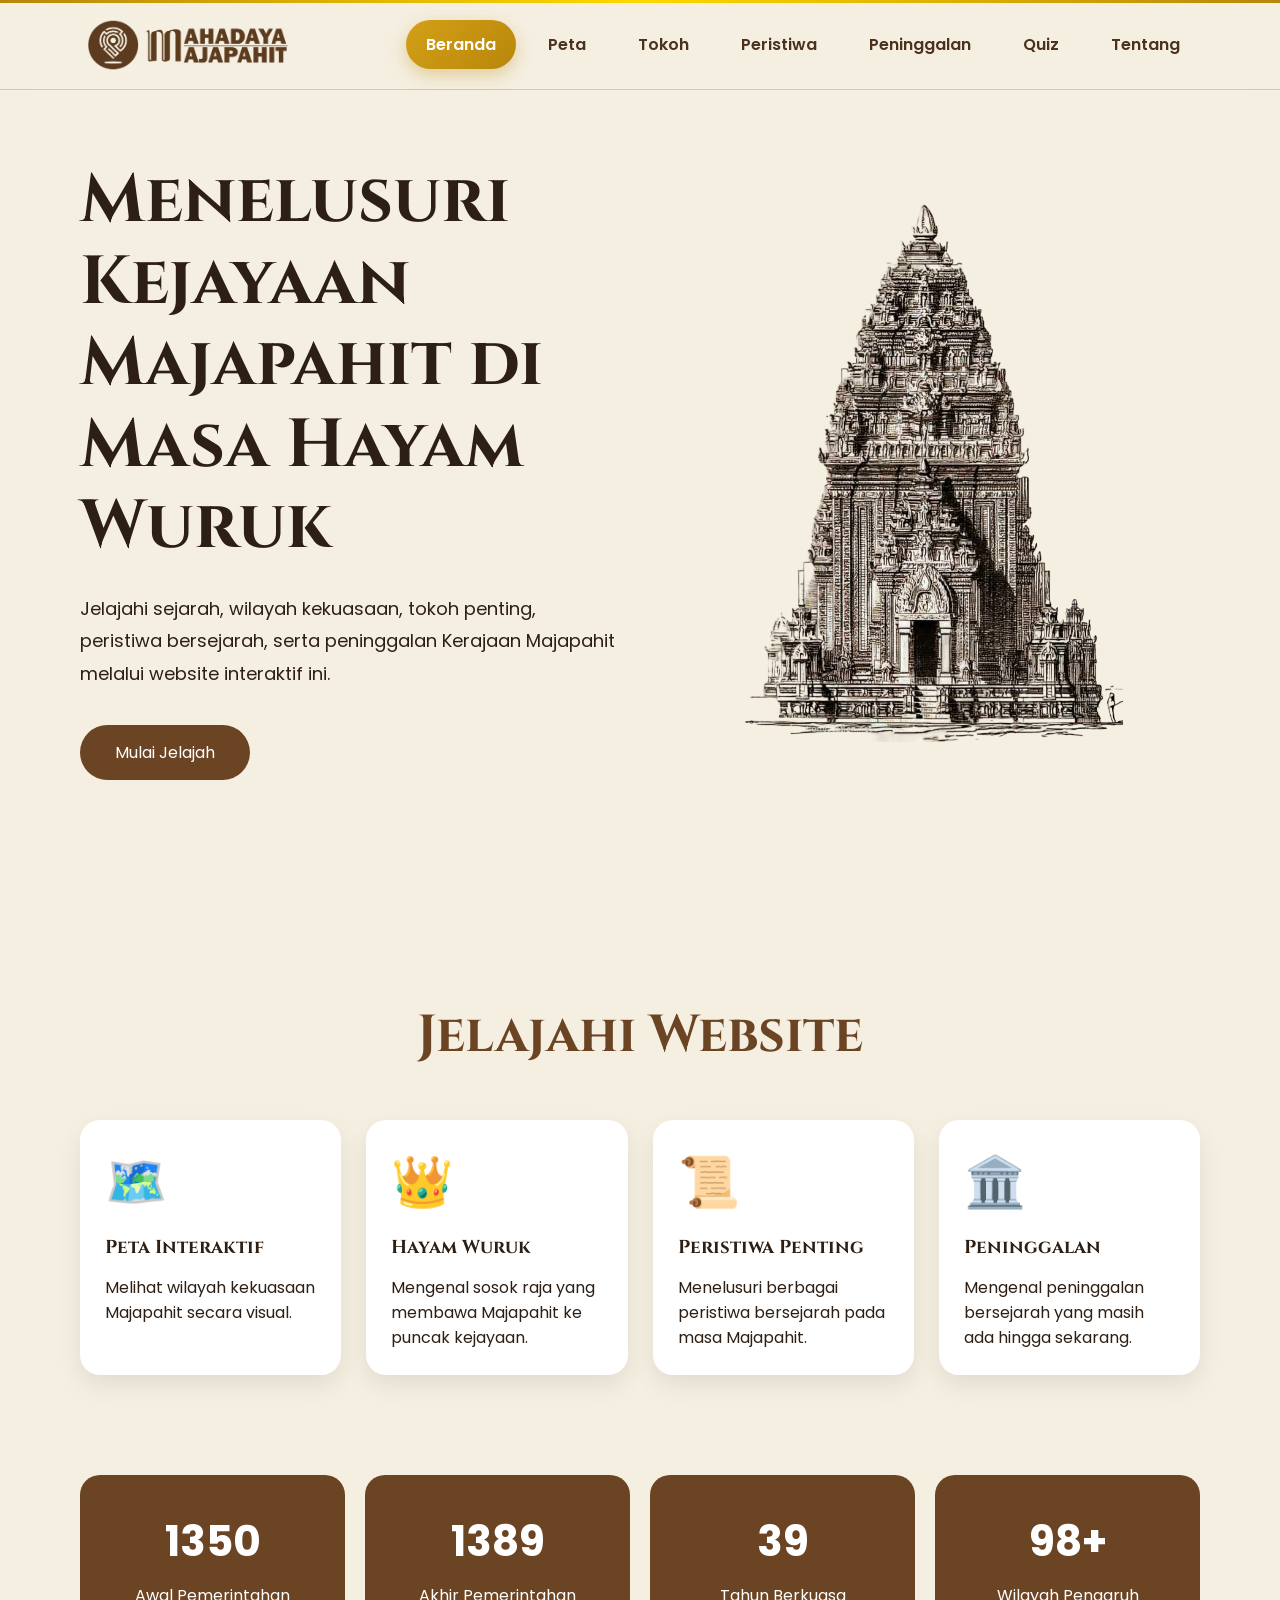
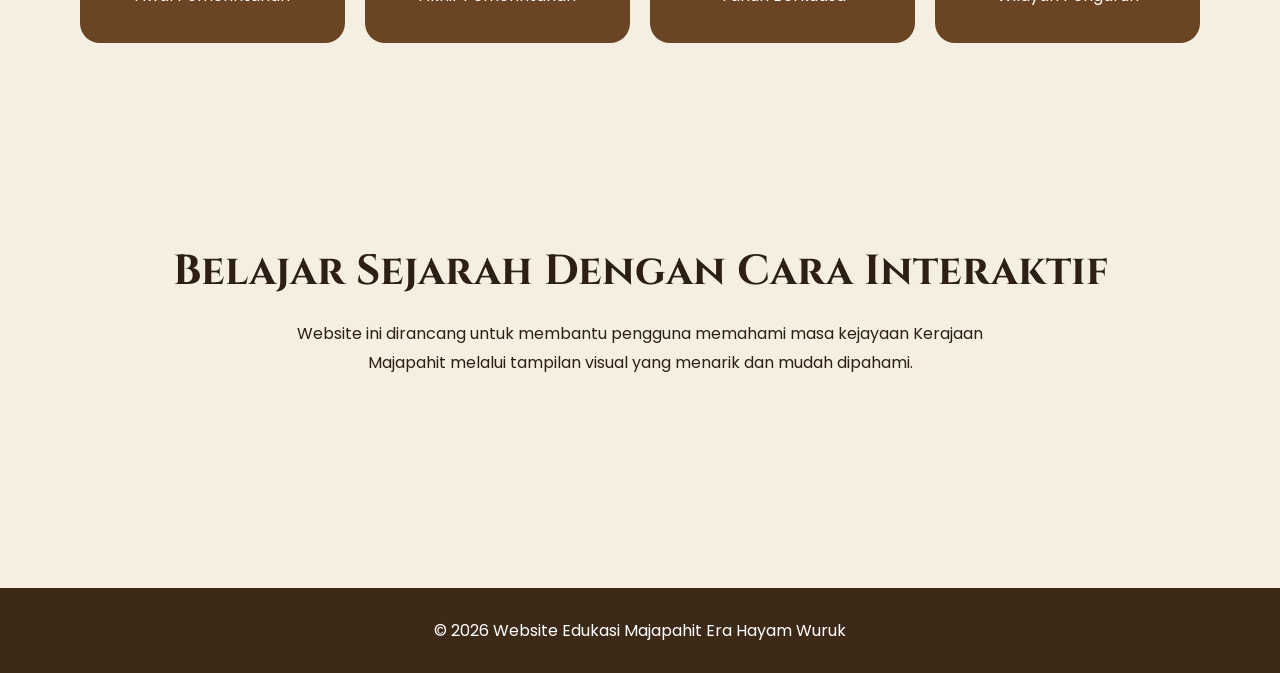
<file: index.html>
<!DOCTYPE html>
<html lang="id">
<head>

<meta charset="UTF-8">
<meta name="viewport" content="width=device-width, initial-scale=1.0">

<title>Majapahit</title>
<link rel="icon" type="image/png" href="image/logo.png">
<link rel="preconnect" href="https://fonts.googleapis.com">

<link href="https://fonts.googleapis.com/css2?family=Cinzel:wght@400;500;600;700&family=Poppins:wght@300;400;500;600&display=swap" rel="stylesheet">

<link rel="stylesheet" href="css/style.css">
<link rel="stylesheet" href="css/home.css">

</head>

<body>

<nav id="navbar">

<div class="logo">
    <img src="image/title.png" alt="Logo Majapahit">
</div>

<ul>
<li><a href="index.html">Beranda</a></li>
<li><a href="peta.html">Peta</a></li>
<li><a href="tokoh.html">Tokoh</a></li>
<li><a href="peristiwa.html">Peristiwa</a></li>
<li><a href="peninggalan.html">Peninggalan</a></li>
<li><a href="quiz.html">Quiz</a></li>
<li><a href="tentang.html">Tentang</a></li>
</ul>

</nav>

<section class="hero">

<div class="hero-content">

<h1>
Menelusuri Kejayaan
<span>Majapahit</span>
di Masa
Hayam Wuruk
</h1>

<p>

Jelajahi sejarah, wilayah kekuasaan,
tokoh penting, peristiwa bersejarah,
serta peninggalan Kerajaan Majapahit
melalui website interaktif ini.

</p>

<a href="peta.html" class="btn">
Mulai Jelajah
</a>

</div>

<div class="hero-image">

<img src="image/ker.png" alt="Majapahit">

</div>

</section>

<section class="fitur">

<h2 class="page-title">
Jelajahi Website
</h2>

<div class="fitur-grid">

<div class="card">

<div class="icon">🗺️</div>

<h3>Peta Interaktif</h3>

<p>
Melihat wilayah kekuasaan Majapahit
secara visual.
</p>

</div>

<div class="card">

<div class="icon">👑</div>

<h3>Hayam Wuruk</h3>

<p>
Mengenal sosok raja yang membawa
Majapahit ke puncak kejayaan.
</p>

</div>

<div class="card">

<div class="icon">📜</div>

<h3>Peristiwa Penting</h3>

<p>
Menelusuri berbagai peristiwa
bersejarah pada masa Majapahit.
</p>

</div>

<div class="card">

<div class="icon">🏛️</div>

<h3>Peninggalan</h3>

<p>
Mengenal peninggalan bersejarah
yang masih ada hingga sekarang.
</p>

</div>

</div>

</section>


<section class="stats">

<div class="stat-box">
<h3>1350</h3>
<p>Awal Pemerintahan</p>
</div>

<div class="stat-box">
<h3>1389</h3>
<p>Akhir Pemerintahan</p>
</div>

<div class="stat-box">
<h3>39</h3>
<p>Tahun Berkuasa</p>
</div>

<div class="stat-box">
<h3>98+</h3>
<p>Wilayah Pengaruh</p>
</div>

</section>


<section class="closing">

<h2>
Belajar Sejarah Dengan Cara Interaktif
</h2>

<p>

Website ini dirancang untuk membantu
pengguna memahami masa kejayaan
Kerajaan Majapahit melalui tampilan
visual yang menarik dan mudah dipahami.

</p>

</section>

<footer>

<p>
© 2026 Website Edukasi Majapahit Era Hayam Wuruk
</p>

</footer>

<script src="js/main.js"></script>

</body>
</html>
</file>
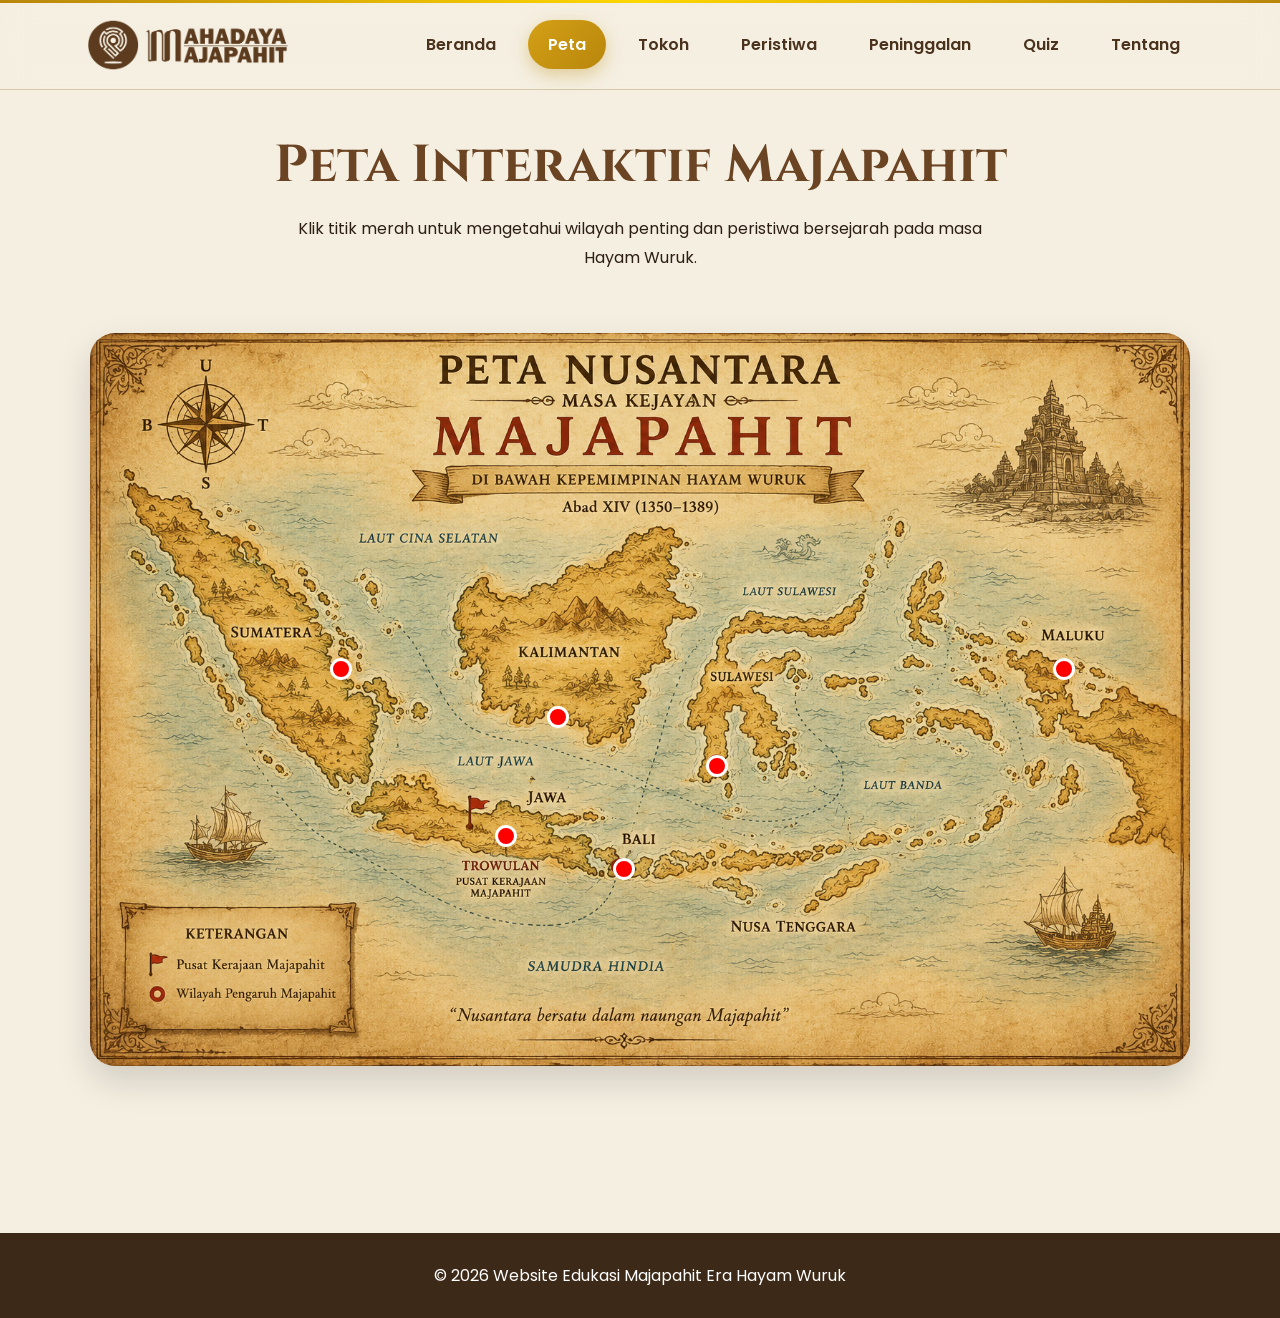
<file: peta.html>
<!DOCTYPE html>
<html lang="id">
<head>

<meta charset="UTF-8">
<meta name="viewport" content="width=device-width, initial-scale=1.0">

<title>Peta Interaktif Majapahit</title>
<link rel="icon" type="image/png" href="image/logo.png">

<link rel="preconnect" href="https://fonts.googleapis.com">

<link href="https://fonts.googleapis.com/css2?family=Cinzel:wght@400;600;700&family=Poppins:wght@300;400;500;600&display=swap" rel="stylesheet">

<link rel="stylesheet" href="css/style.css">
<link rel="stylesheet" href="css/peta.css">

</head>

<body>

<nav id="navbar">

<div class="logo">
    <img src="image/title.png" alt="Logo Majapahit">
</div>

<ul>
<li><a href="index.html">Beranda</a></li>
<li><a href="peta.html">Peta</a></li>
<li><a href="tokoh.html">Tokoh</a></li>
<li><a href="peristiwa.html">Peristiwa</a></li>
<li><a href="peninggalan.html">Peninggalan</a></li>
<li><a href="quiz.html">Quiz</a></li>
<li><a href="tentang.html">Tentang</a></li>
</ul>

</nav>

<section class="hero-peta">

<h1 class="page-title">
Peta Interaktif Majapahit
</h1>

<p>
Klik titik merah untuk mengetahui wilayah penting
dan peristiwa bersejarah pada masa Hayam Wuruk.
</p>

</section>

<section class="map-section">

<div class="map-container">

<img src="image/peta.png" alt="Peta Majapahit">

<div class="marker"
style="top:66.5%; left:36.8%;"
onclick="showInfo('trowulan')">
</div>

<div class="marker"
style="top:44%; left:21.8%;"
onclick="showInfo('sumatera')">
</div>

<div class="marker"
style="top:50.5%; left:41.5%;"
onclick="showInfo('kalimantan')">
</div>

<div class="marker"
style="top:71%; left:47.5%;"
onclick="showInfo('bali')">
</div>

<div class="marker"
style="top:57%; left:56%;"
onclick="showInfo('sulawesi')">
</div>

<div class="marker"
style="top:44%; left:87.5%;"
onclick="showInfo('maluku')">
</div>

</div>

</section>

<div id="popup">

    <div class="popup-content">

        <span class="close-btn"
        onclick="closePopup()">
        ✕
        </span>

        <img id="popupImg">

        <h2 id="popupTitle"></h2>

        <div id="popupYear"></div>

        <p id="popupDesc"></p>

        <div class="impact-box">

            <h3>Dampak</h3>

            <p id="popupImpact"></p>

        </div>

    </div>

</div>

<footer>

<p>
© 2026 Website Edukasi Majapahit Era Hayam Wuruk
</p>

</footer>

<script src="js/peta.js"></script>

<script src="js/main.js"></script>
</body>
</html>
</file>
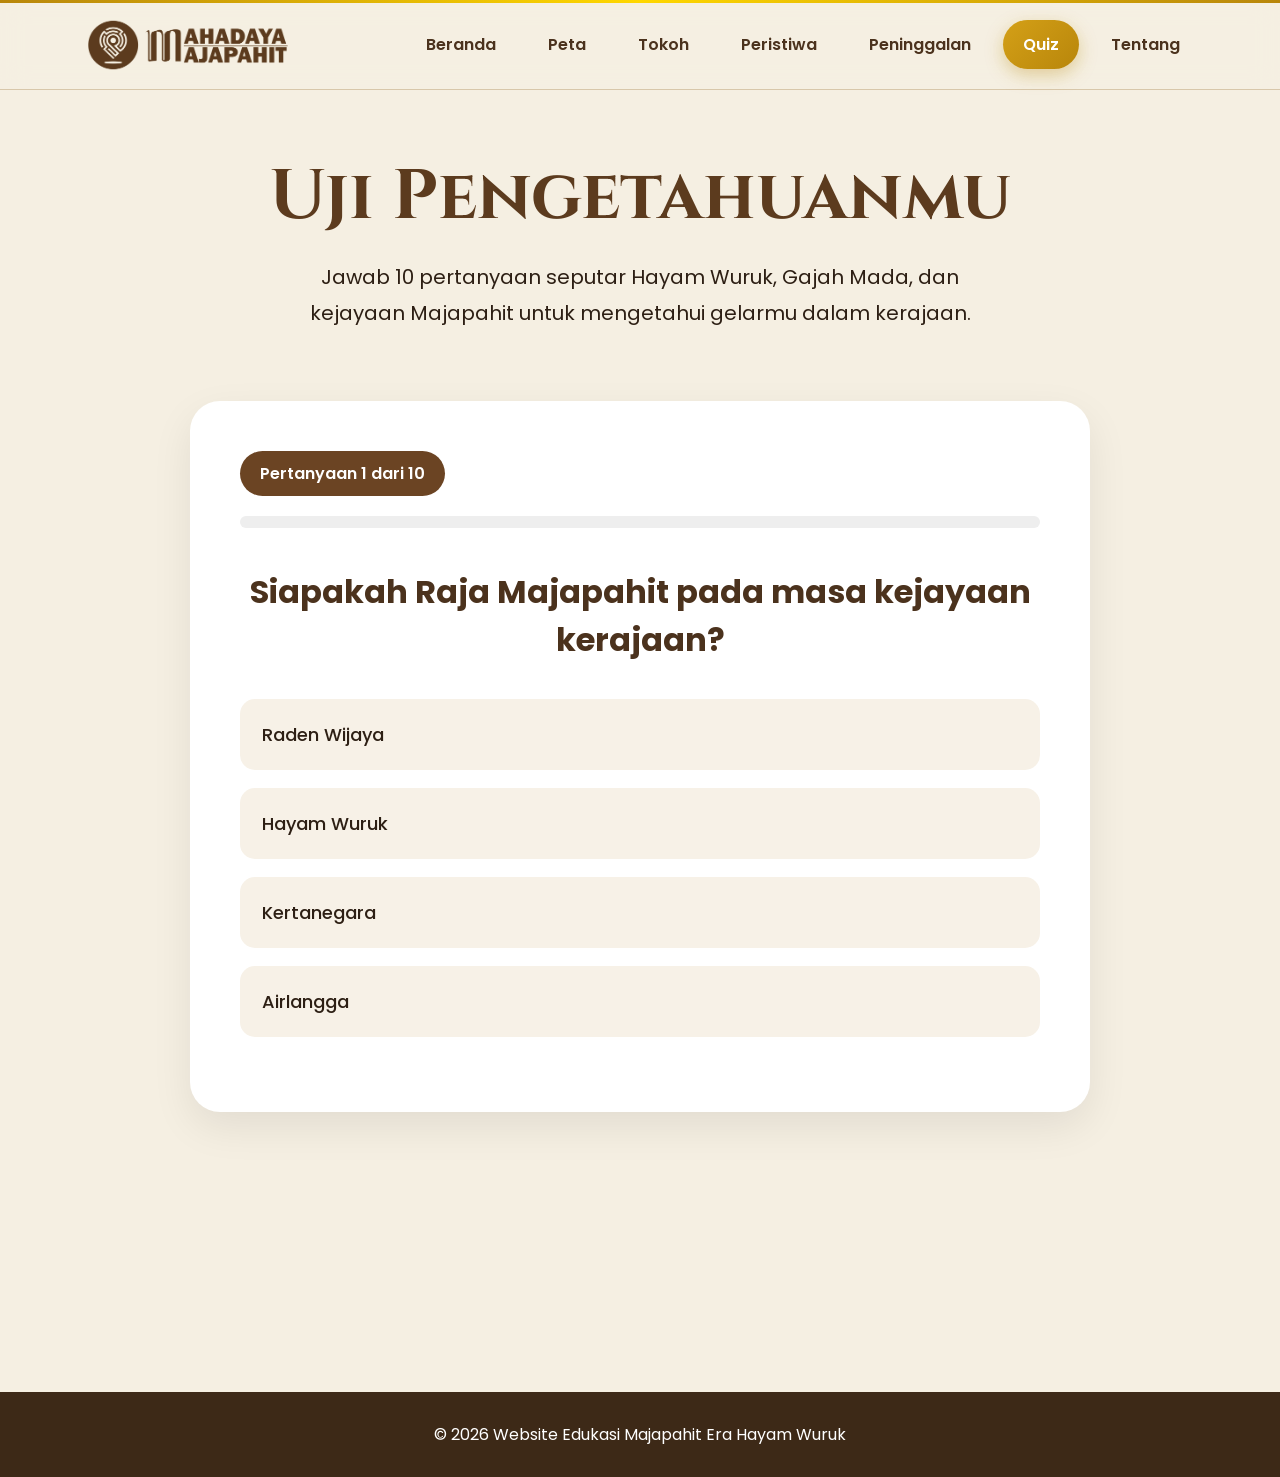
<file: quiz.html>
<!DOCTYPE html>
<html lang="id">
<head>

<meta charset="UTF-8">
<meta name="viewport" content="width=device-width, initial-scale=1.0">

<title>Quiz Majapahit</title>
<link rel="icon" type="image/png" href="image/logo.png">

<link rel="preconnect" href="https://fonts.googleapis.com">

<link href="https://fonts.googleapis.com/css2?family=Cinzel:wght@400;600;700&family=Poppins:wght@300;400;500;600&display=swap" rel="stylesheet">

<link rel="stylesheet" href="css/style.css">
<link rel="stylesheet" href="css/quiz.css">

</head>

<body>


<nav id="navbar">

    <div class="logo">
        <img src="image/title.png" alt="Logo Majapahit">
    </div>

    <ul>
        <li><a href="index.html">Beranda</a></li>
        <li><a href="peta.html">Peta</a></li>
        <li><a href="tokoh.html">Tokoh</a></li>
        <li><a href="peristiwa.html">Peristiwa</a></li>
        <li><a href="peninggalan.html">Peninggalan</a></li>
        <li><a href="quiz.html" class="active">Quiz</a></li>
        <li><a href="tentang.html">Tentang</a></li>
    </ul>

</nav>

<section class="hero-quiz">

    <div class="ornament-left"></div>
    <div class="ornament-right"></div>

    <h1>
        Uji Pengetahuanmu
    </h1>

    <p>
    Jawab 10 pertanyaan seputar Hayam Wuruk,
    Gajah Mada, dan kejayaan Majapahit untuk
    mengetahui gelarmu dalam kerajaan.
    </p>

</section>

<section class="quiz-wrapper">

    <div class="quiz-card">

        <div class="quiz-top">

            <span id="questionNumber">
                Pertanyaan 1 dari 10
            </span>

            <div class="progress-bar">
                <div class="progress-fill"
                id="progressFill"></div>
            </div>

        </div>

        <h2 id="questionText"></h2>

        <div id="options"
        class="options-container">
        </div>

        <div id="feedbackBox"></div>

        <button
        class="btn"
        id="nextBtn"
        style="display:none;">
            Soal Berikutnya
        </button>

    </div>

</section>

<div id="resultBox"></div>
<div id="badgeResult"></div>

<footer>
    <p>
        © 2026 Website Edukasi Majapahit Era Hayam Wuruk
    </p>
</footer>

<script src="js/quiz.js"></script>

<script src="js/main.js"></script>
</body>
</html>
</file>
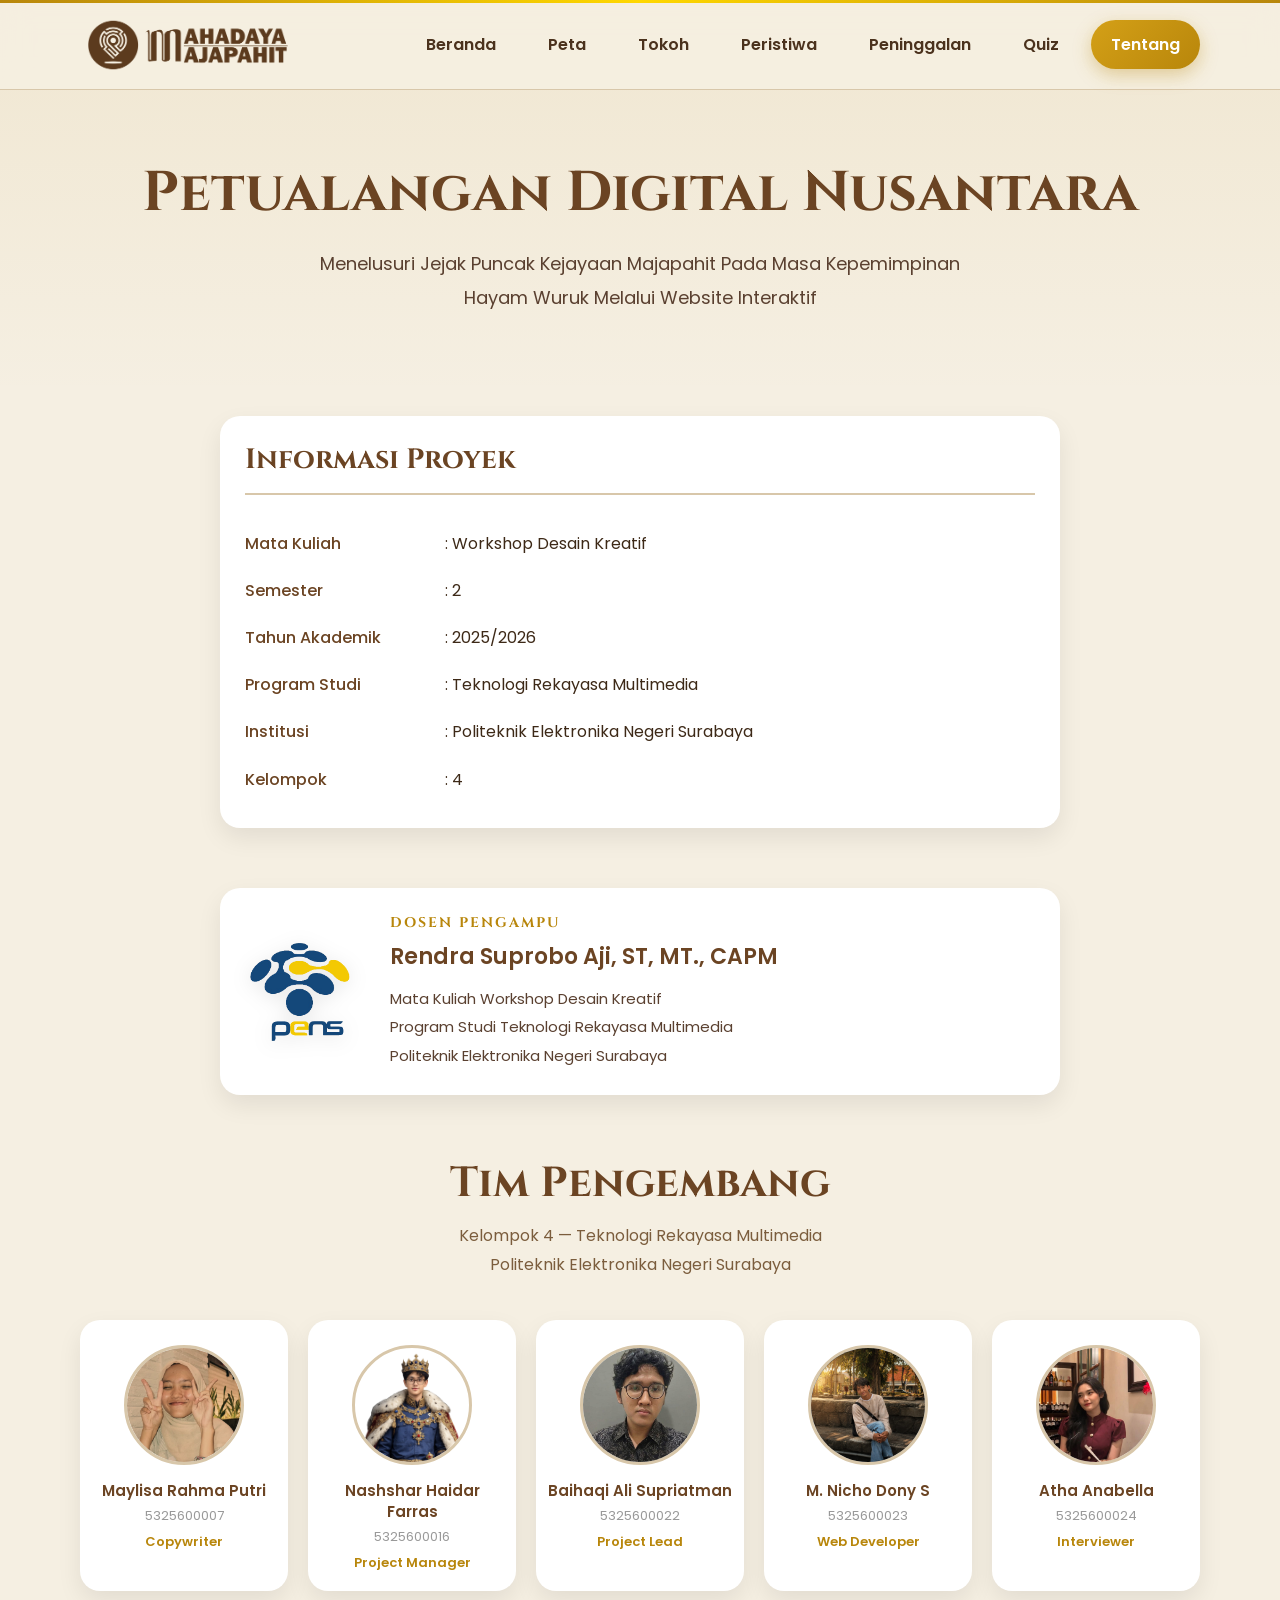
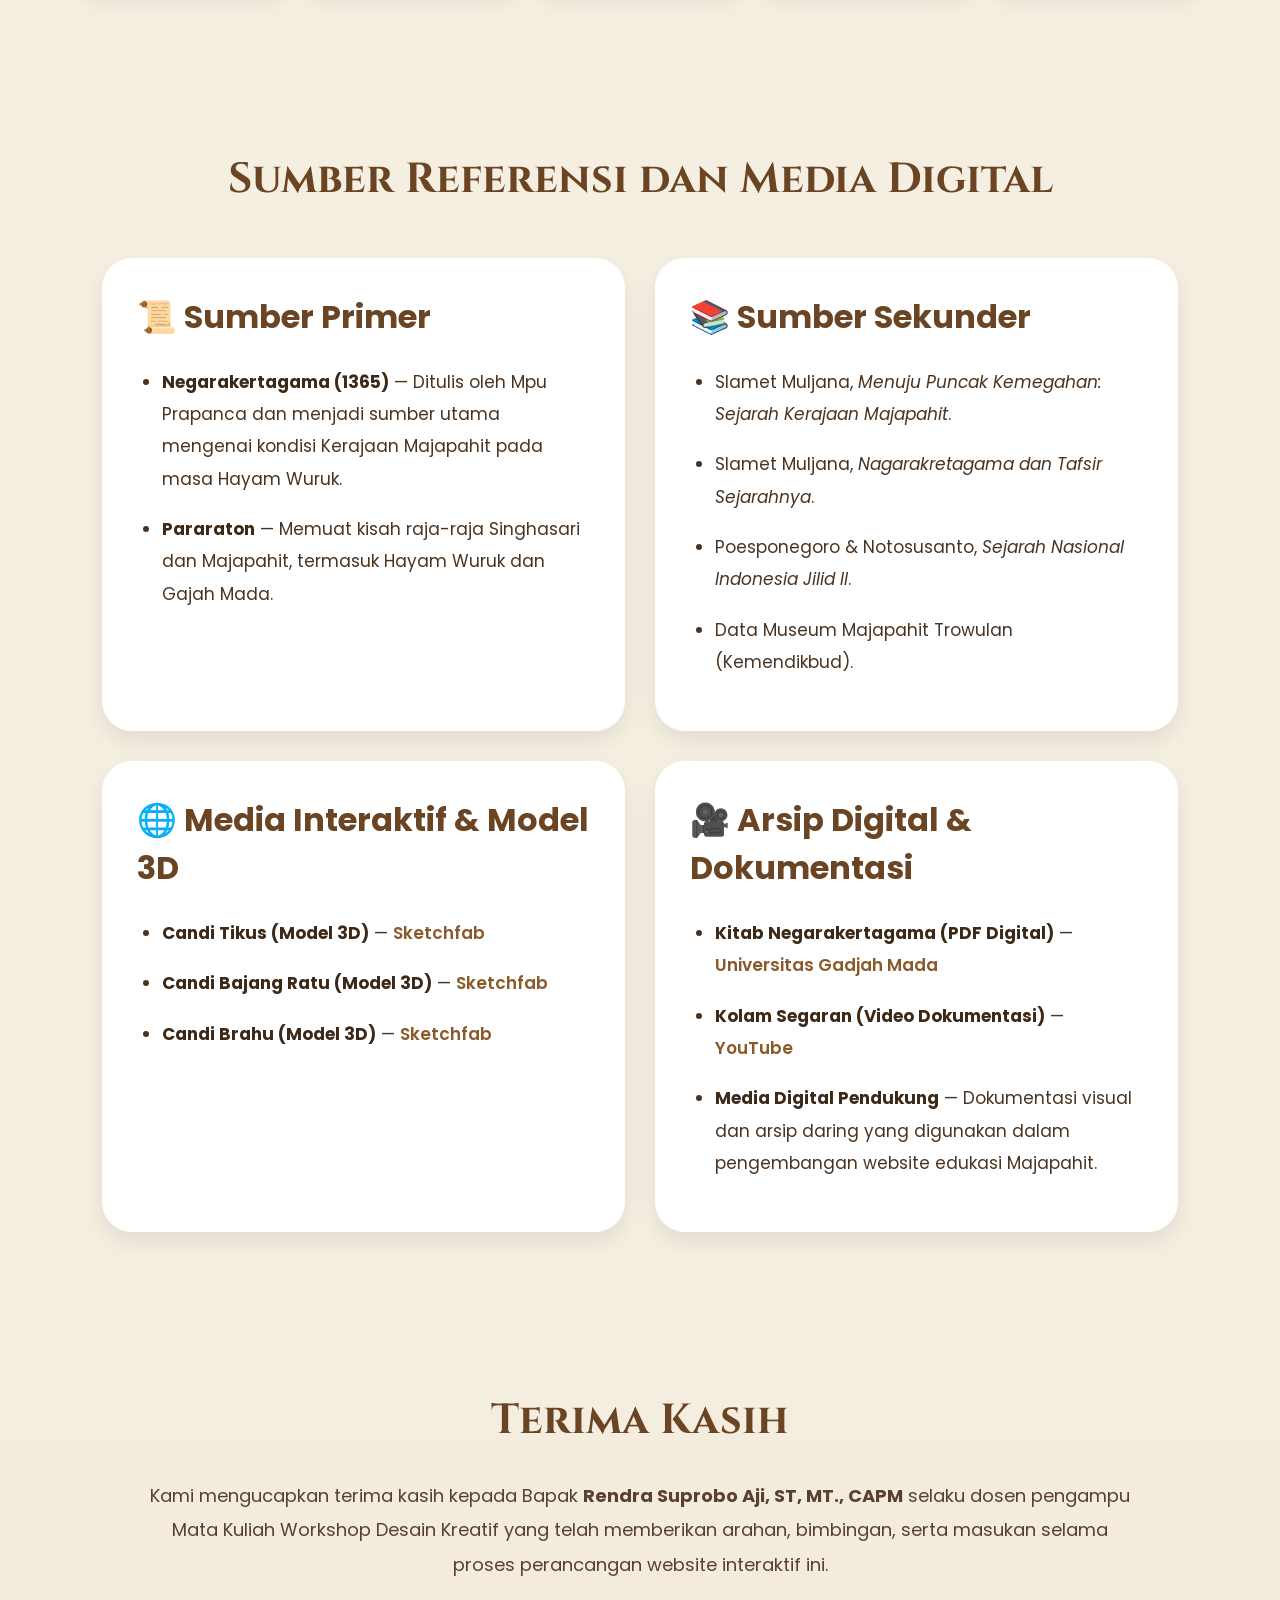
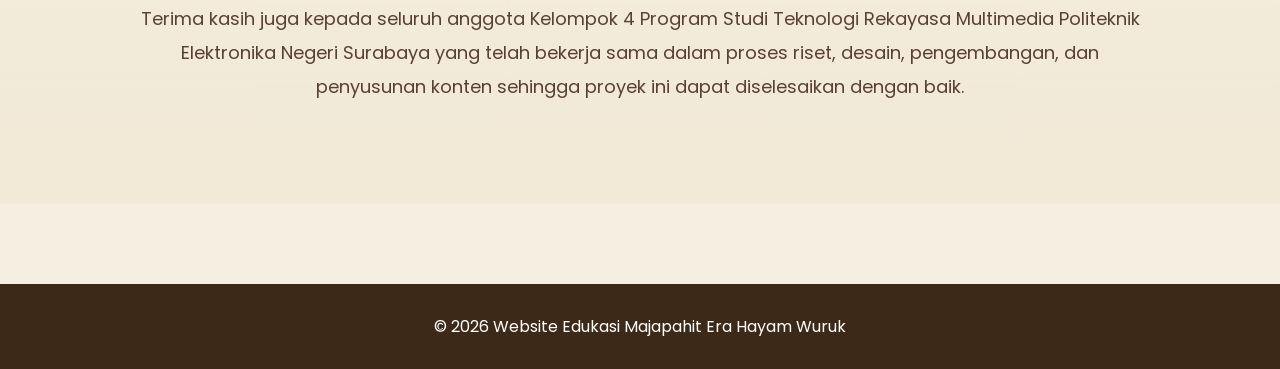
<file: tentang.html>
<!DOCTYPE html>
<html lang="id">
<head>

<meta charset="UTF-8">
<meta name="viewport" content="width=device-width, initial-scale=1.0">

<title>Tentang Proyek | Majapahit Era Hayam Wuruk</title>
<link rel="icon" type="image/png" href="image/logo.png">

<link rel="preconnect" href="https://fonts.googleapis.com">
<link href="https://fonts.googleapis.com/css2?family=Cinzel:wght@400;600;700&family=Poppins:wght@300;400;500;600&display=swap" rel="stylesheet">

<link rel="stylesheet" href="css/style.css">
<link rel="stylesheet" href="css/tentang.css">

</head>

<body>

<nav id="navbar">
    <div class="logo">
        <img src="image/title.png" alt="Logo Majapahit">
    </div>
    
    <ul>
        <li><a href="index.html">Beranda</a></li>
        <li><a href="peta.html">Peta</a></li>
        <li><a href="tokoh.html">Tokoh</a></li>
        <li><a href="peristiwa.html">Peristiwa</a></li>
        <li><a href="peninggalan.html">Peninggalan</a></li>
        <li><a href="quiz.html">Quiz</a></li>
        <li><a href="tentang.html" class="active">Tentang</a></li>
    </ul>
</nav>

<section class="about-hero">
    <h1>Petualangan Digital Nusantara</h1>
    <p>
        Menelusuri Jejak Puncak Kejayaan Majapahit
        Pada Masa Kepemimpinan Hayam Wuruk
        Melalui Website Interaktif
    </p>
</section>

<section class="project-info">
    <div class="info-card card">
        <h2>Informasi Proyek</h2>
        <table>
            <tr>
                <td>Mata Kuliah</td>
                <td>: Workshop Desain Kreatif</td>
            </tr>
            <tr>
                <td>Semester</td>
                <td>: 2</td>
            </tr>
            <tr>
                <td>Tahun Akademik</td>
                <td>: 2025/2026</td>
            </tr>
            <tr>
                <td>Program Studi</td>
                <td>: Teknologi Rekayasa Multimedia</td>
            </tr>
            <tr>
                <td>Institusi</td>
                <td>: Politeknik Elektronika Negeri Surabaya</td>
            </tr>
            <tr>
                <td>Kelompok</td>
                <td>: 4</td>
            </tr>
        </table>
    </div>
</section>

<section class="lecturer-section">
    <div class="lecturer-card card">
        <img src="image/pens.png" alt="Logo PENS">
        <div>
            <h2>Dosen Pengampu</h2>
            <h3>Rendra Suprobo Aji, ST, MT., CAPM</h3>
            <p>
                Mata Kuliah Workshop Desain Kreatif<br>
                Program Studi Teknologi Rekayasa Multimedia<br>
                Politeknik Elektronika Negeri Surabaya
            </p>
        </div>
    </div>
</section>

<section class="team-section">
    <h2>Tim Pengembang</h2>
    <p class="team-desc">
        Kelompok 4 — Teknologi Rekayasa Multimedia<br>
        Politeknik Elektronika Negeri Surabaya
    </p>
    <div class="team-grid">
        <div class="team-card">
            <img src="image/may.jpeg" alt="">
            <h3>Maylisa Rahma Putri</h3>
            <p>5325600007</p>
            <span>Copywriter</span>
        </div>
        <div class="team-card">
            <img src="image/ha.png" alt="Nashshar Haidar Farras">
            <h3>Nashshar Haidar Farras</h3>
            <p>5325600016</p>
            <span>Project Manager</span>
        </div>
        <div class="team-card">
            <img src="image/bai.jpeg" alt="Baihaqi Ali Supriatman">
            <h3>Baihaqi Ali Supriatman</h3>
            <p>5325600022</p>
            <span>Project Lead</span>
        </div>
        <div class="team-card">
            <img src="image/nd.jpeg" alt="Muhammad Nicho Dony Syaputra">
            <h3>M. Nicho Dony S</h3>
            <p>5325600023</p>
            <span>Web Developer</span>
        </div>
        <div class="team-card">
            <img src="image/atha.jpeg" alt="Atha Anabella">
            <h3>Atha Anabella</h3>
            <p>5325600024</p>
            <span>Interviewer</span>
        </div>
    </div>
</section>


<section class="sources-section">

    <h2>Sumber Referensi dan Media Digital</h2>
    <div class="sources-container">

        <div class="source-card">

            <h3>📜 Sumber Primer</h3>

            <ul>
                <li>
                    <b>Negarakertagama (1365)</b> —
                    Ditulis oleh Mpu Prapanca dan menjadi
                    sumber utama mengenai kondisi Kerajaan
                    Majapahit pada masa Hayam Wuruk.
                </li>

                <li>
                    <b>Pararaton</b> —
                    Memuat kisah raja-raja Singhasari dan
                    Majapahit, termasuk Hayam Wuruk dan
                    Gajah Mada.
                </li>

            </ul>

        </div>

        <div class="source-card">

            <h3>📚 Sumber Sekunder</h3>

            <ul>

                <li>
                    Slamet Muljana,
                    <i>Menuju Puncak Kemegahan:
                    Sejarah Kerajaan Majapahit</i>.
                </li>

                <li>
                    Slamet Muljana,
                    <i>Nagarakretagama dan Tafsir
                    Sejarahnya</i>.
                </li>

                <li>
                    Poesponegoro &
                    Notosusanto,
                    <i>Sejarah Nasional Indonesia
                    Jilid II</i>.
                </li>

                <li>
                    Data Museum Majapahit
                    Trowulan (Kemendikbud).
                </li>

            </ul>

        </div>

        <div class="source-card"> 
            <h3>🌐 Media Interaktif & Model 3D</h3>

            <ul>

                <li>
                    <b>Candi Tikus (Model 3D)</b> —
                    <a href="https://sketchfab.com/3d-models/candi-tikus-b63157b58c4848dda104a5d542616431"
                    target="_blank">
                    Sketchfab
                    </a>
                </li>

                <li>
                    <b>Candi Bajang Ratu (Model 3D)</b> —
                    <a href="https://sketchfab.com/3d-models/candi-bajangratu-4052c4b9dd3146cea98c5ecb693d4bd4"
                    target="_blank">
                    Sketchfab
                    </a>
                </li>

                <li>
                    <b>Candi Brahu (Model 3D)</b> —
                    <a href="https://sketchfab.com/3d-models/candi-brahu-fe4c6954634642caaa365ceddba2dae9"
                    target="_blank">
                    Sketchfab
                    </a>
                </li>
            </ul>

        </div>

    <div class="source-card">

        <h3>🎥 Arsip Digital & Dokumentasi</h3>

        <ul>

            <li>
                <b>Kitab Negarakertagama (PDF Digital)</b> —
                <a href="https://luk.staff.ugm.ac.id/itd/Jawa/Negarakertagama/Indonesia.pdf"
                target="_blank">
                Universitas Gadjah Mada
                </a>
            </li>

            <li>
                <b>Kolam Segaran (Video Dokumentasi)</b> —
                <a href="https://youtu.be/Gcve_A3xgAo?si=wh8WvqqtW1k3gjzl&t=221"
                target="_blank">
                YouTube
                </a>
            </li>

            <li>
                <b>Media Digital Pendukung</b> —
                Dokumentasi visual dan arsip daring
                yang digunakan dalam pengembangan
                website edukasi Majapahit.
            </li>

        </ul>

    </div>


    </div>

</section>

<section class="closing">

    <h2>Terima Kasih</h2>

    <p>
        Kami mengucapkan terima kasih kepada
        Bapak <b>Rendra Suprobo Aji, ST, MT., CAPM</b>
        selaku dosen pengampu Mata Kuliah
        Workshop Desain Kreatif yang telah
        memberikan arahan, bimbingan, serta
        masukan selama proses perancangan
        website interaktif ini.
    </p>

    <p>
        Terima kasih juga kepada seluruh anggota
        Kelompok 4 Program Studi Teknologi
        Rekayasa Multimedia Politeknik Elektronika
        Negeri Surabaya yang telah bekerja sama
        dalam proses riset, desain, pengembangan,
        dan penyusunan konten sehingga proyek
        ini dapat diselesaikan dengan baik.
    </p>

</section>

<footer>
    <p>© 2026 Website Edukasi Majapahit Era Hayam Wuruk</p>
</footer>

<script src="js/main.js"></script>
</body>
</html>
</file>
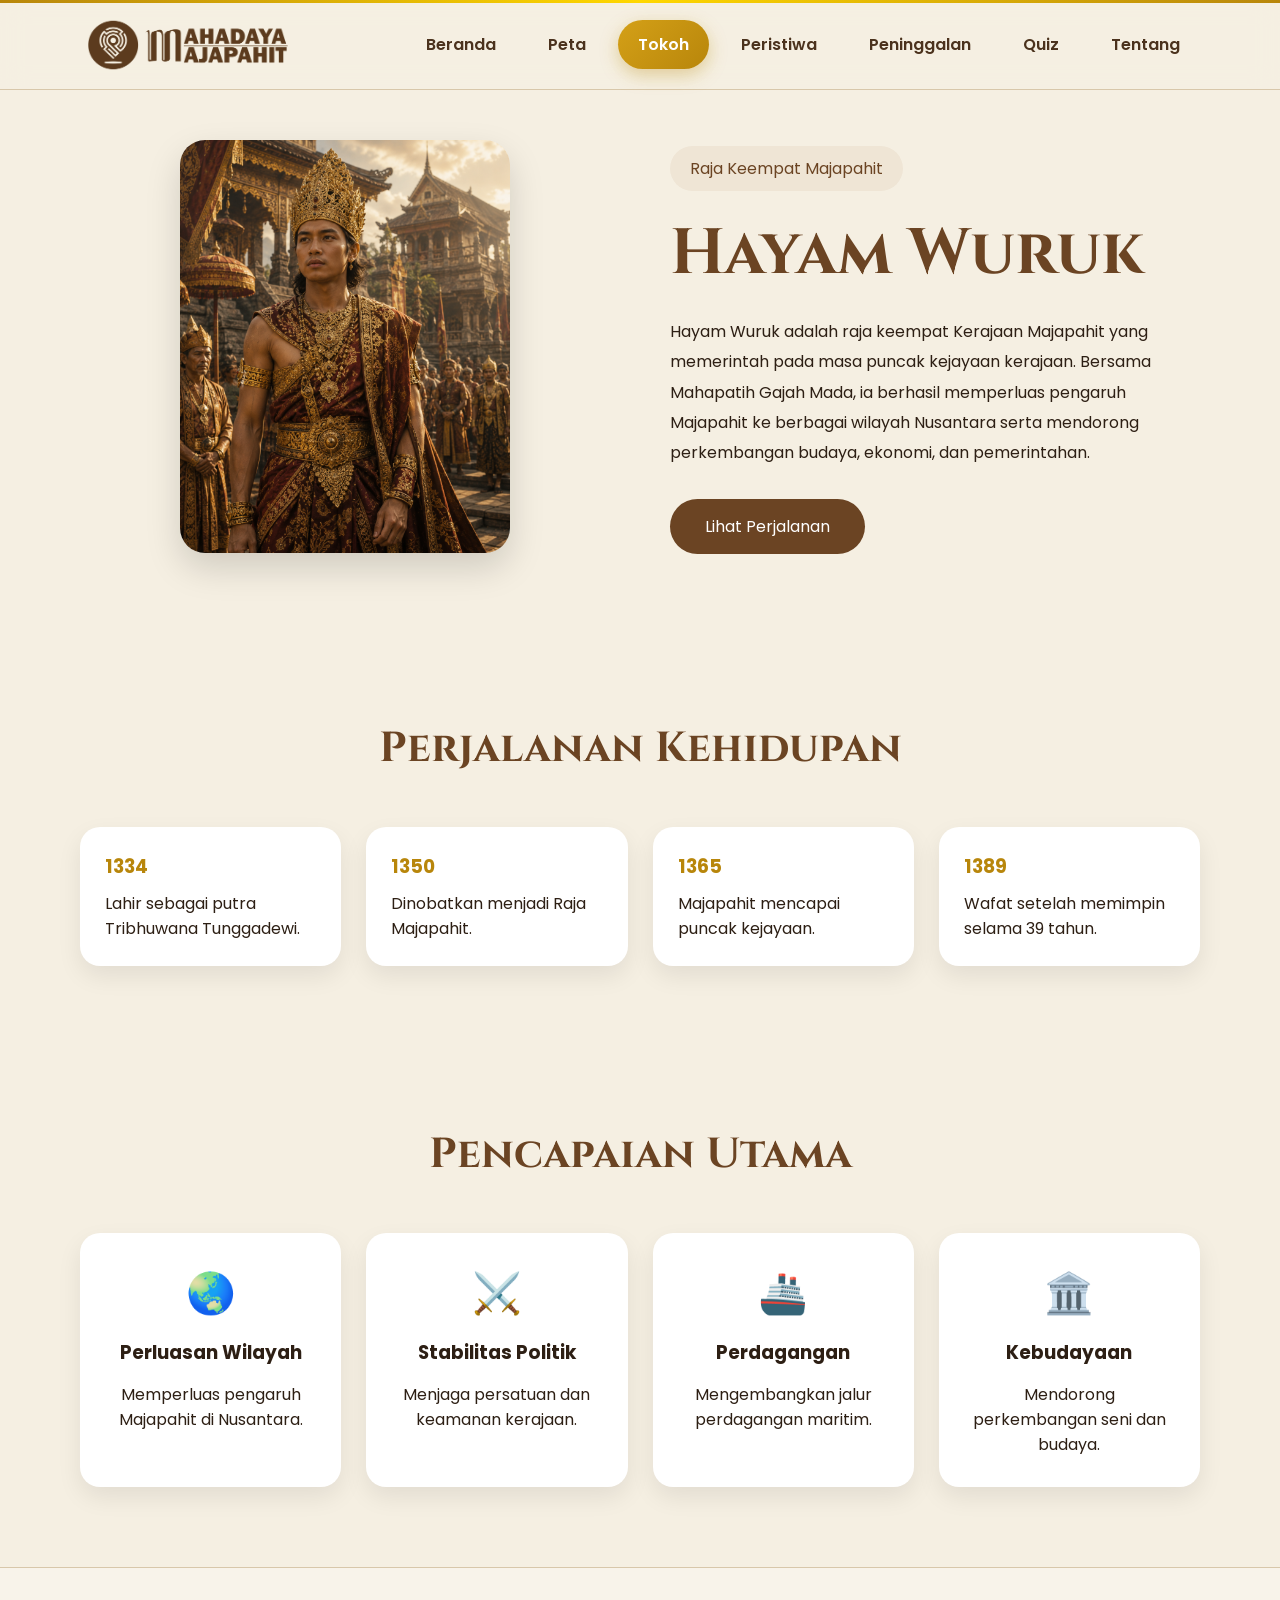
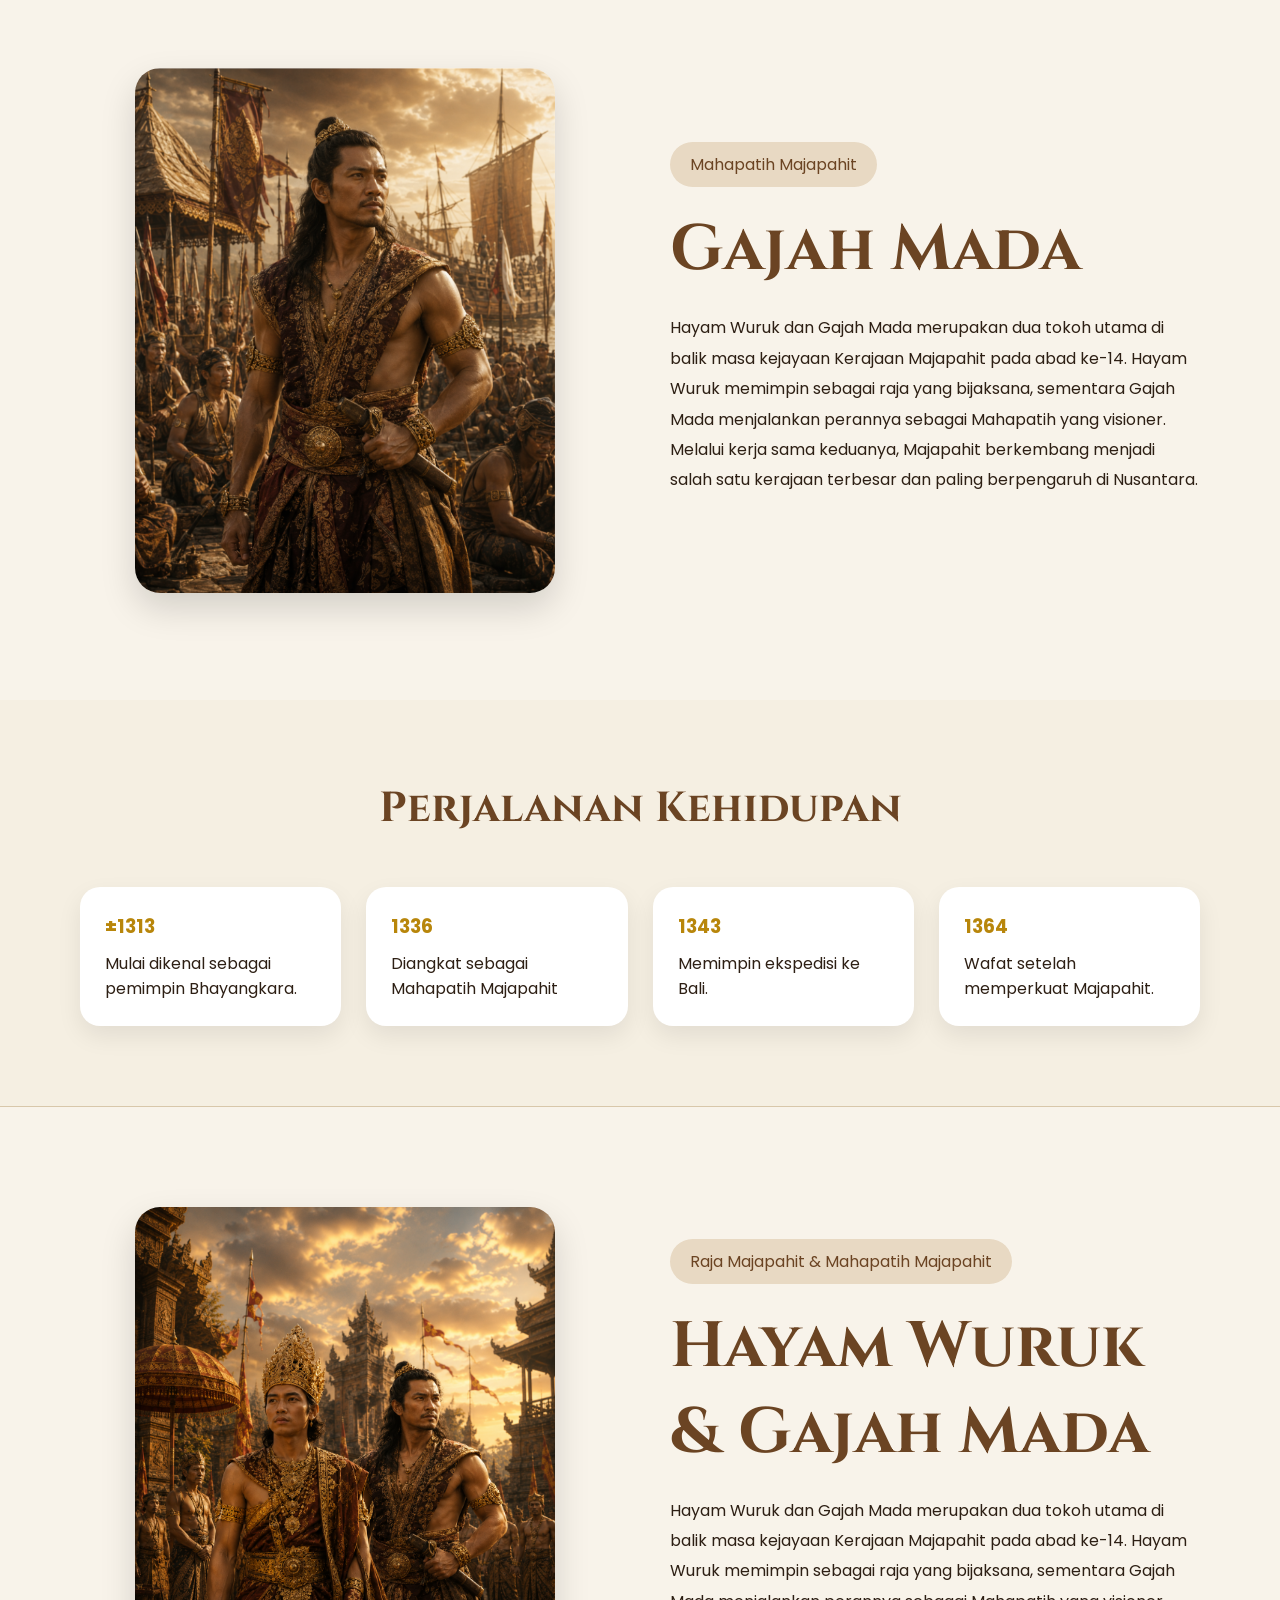
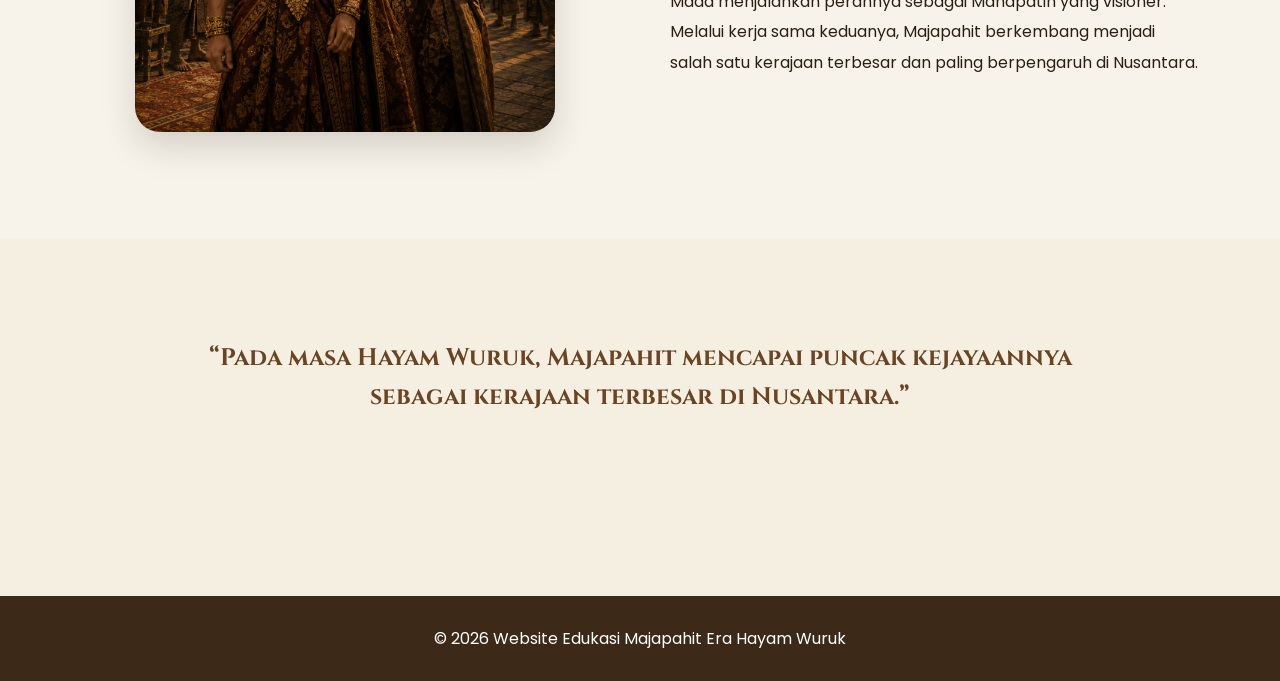
<file: tokoh.html>
<!DOCTYPE html>
<html lang="id">
<head>

<meta charset="UTF-8">
<meta name="viewport" content="width=device-width, initial-scale=1.0">

<title>Hayam Wuruk | Majapahit</title>
<link rel="icon" type="image/png" href="image/logo.png">

<link rel="preconnect" href="https://fonts.googleapis.com">

<link href="https://fonts.googleapis.com/css2?family=Cinzel:wght@400;600;700&family=Poppins:wght@300;400;500;600&display=swap" rel="stylesheet">

<link rel="stylesheet" href="css/style.css">
<link rel="stylesheet" href="css/tokoh.css">

</head>

<body>

<nav id="navbar">

<div class="logo">
    <img src="image/title.png" alt="Logo Majapahit">
</div>

<ul>
<li><a href="index.html">Beranda</a></li>
<li><a href="peta.html">Peta</a></li>
<li><a href="tokoh.html">Tokoh</a></li>
<li><a href="peristiwa.html">Peristiwa</a></li>
<li><a href="peninggalan.html">Peninggalan</a></li>
<li><a href="quiz.html">Quiz</a></li>
<li><a href="tentang.html">Tentang</a></li>
</ul>

</nav>

<section class="hero-tokoh">

<div class="hero-image">

<img src="image/hy.png" alt="Hayam Wuruk">

</div>

<div class="hero-text">

<span class="badge">
Raja Keempat Majapahit
</span>

<h1>
Hayam Wuruk
</h1>

<p>
Hayam Wuruk adalah raja keempat Kerajaan Majapahit yang 
memerintah pada masa puncak kejayaan kerajaan. Bersama 
Mahapatih Gajah Mada, ia berhasil memperluas pengaruh 
Majapahit ke berbagai wilayah Nusantara serta mendorong 
perkembangan budaya, ekonomi, dan pemerintahan. 
</p>

<a href="#timeline" class="btn">
Lihat Perjalanan
</a>

</div>

</section>

<section class="timeline-section" id="timeline">

<h2 class="section-title">
Perjalanan Kehidupan
</h2>

<div class="timeline">

<div class="timeline-card">
<h3>1334</h3>
<p>Lahir sebagai putra Tribhuwana Tunggadewi.</p>
</div>

<div class="timeline-card">
<h3>1350</h3>
<p>Dinobatkan menjadi Raja Majapahit.</p>
</div>

<div class="timeline-card">
<h3>1365</h3>
<p>Majapahit mencapai puncak kejayaan.</p>
</div>

<div class="timeline-card">
<h3>1389</h3>
<p>Wafat setelah memimpin selama 39 tahun.</p>
</div>

</div>

</section>

<section class="achievement-section">

<h2 class="section-title">
Pencapaian Utama
</h2>

<div class="achievement-grid">

<div class="achievement-card">
<span>🌏</span>
<h3>Perluasan Wilayah</h3>
<p>Memperluas pengaruh Majapahit di Nusantara.</p>
</div>

<div class="achievement-card">
<span>⚔️</span>
<h3>Stabilitas Politik</h3>
<p>Menjaga persatuan dan keamanan kerajaan.</p>
</div>

<div class="achievement-card">
<span>🚢</span>
<h3>Perdagangan</h3>
<p>Mengembangkan jalur perdagangan maritim.</p>
</div>

<div class="achievement-card">
<span>🏛️</span>
<h3>Kebudayaan</h3>
<p>Mendorong perkembangan seni dan budaya.</p>
</div>

</div>

</section>

<section class="hero-tokoh gajahmada-section">

<div class="hero-image">

<img src="image/gm.png" alt="Gajah Mada">

</div>

<div class="hero-text">

<span class="badge">
Mahapatih Majapahit
</span>

<h1>
Gajah Mada
</h1>

<p>
Hayam Wuruk dan Gajah Mada merupakan dua tokoh utama 
di balik masa kejayaan Kerajaan Majapahit pada abad ke-14. 
Hayam Wuruk memimpin sebagai raja yang bijaksana, sementara 
Gajah Mada menjalankan perannya sebagai Mahapatih yang visioner. 
Melalui kerja sama keduanya, Majapahit berkembang menjadi salah 
satu kerajaan terbesar dan paling berpengaruh di Nusantara.
</p>

</div>

</section>
<section class="timeline-section" id="timeline">

<h2 class="section-title">
Perjalanan Kehidupan
</h2>

<div class="timeline">

<div class="timeline-card">
<h3>±1313</h3>
<p>Mulai dikenal sebagai pemimpin Bhayangkara.</p>
</div>

<div class="timeline-card">
<h3>1336</h3>
<p>Diangkat sebagai Mahapatih Majapahit </p>
</div>

<div class="timeline-card">
<h3>1343</h3>
<p>Memimpin ekspedisi ke Bali.</p>
</div>

<div class="timeline-card">
<h3>1364</h3>
<p>Wafat setelah memperkuat Majapahit.</p>
</div>

</div>

</section>

<section class="hero-tokoh gajahmada-section">

<div class="hero-image">

<img src="image/haygam.png" alt="Gajah Mada">

</div>

<div class="hero-text">

<span class="badge">
Raja Majapahit & Mahapatih Majapahit
</span>

<h1>
Hayam Wuruk & Gajah Mada
</h1>

<p>
Hayam Wuruk dan Gajah Mada merupakan dua tokoh utama 
di balik masa kejayaan Kerajaan Majapahit pada abad ke-14. 
Hayam Wuruk memimpin sebagai raja yang bijaksana, sementara 
Gajah Mada menjalankan perannya sebagai Mahapatih yang visioner. 
Melalui kerja sama keduanya, Majapahit berkembang menjadi salah 
satu kerajaan terbesar dan paling berpengaruh di Nusantara.
</p>

</div>

</section>

<section class="quote">

<h2>
“Pada masa Hayam Wuruk, Majapahit mencapai puncak kejayaannya sebagai kerajaan terbesar di Nusantara.”
</h2>

</section>

<footer>

<p>
© 2026 Website Edukasi Majapahit Era Hayam Wuruk
</p>

</footer>

<script src="js/main.js"></script>
</body>
</html>
</file>
<file: css/style.css>
*{
    margin:0;
    padding:0;
    box-sizing:border-box;
}

html{
    scroll-behavior:smooth;
}

body{
    background:#f5efe2;
    color:#2d1f14;
    font-family:'Poppins',sans-serif;
    overflow-x:hidden;
}

nav{
    width:100%;
    height:90px;

    position:fixed;
    top:0;
    left:0;

    display:flex;
    justify-content:space-between;
    align-items:center;

    padding:0 80px;

    background:rgba(245,239,226,.95);

    backdrop-filter:blur(10px);

    border-bottom:1px solid #d8c7aa;

    z-index:9999;
}

.logo{
    display:flex;
    flex-direction:column;
}

.logo h2{
    font-family:'Cinzel',serif;
    font-size:24px;
    letter-spacing:2px;
    color:#5c3b1e;
}

.logo span{
    font-size:12px;
    color:#7b5d3d;
}

nav ul{
    display:flex;
    list-style:none;
    gap:40px;
}

nav ul li a{
    text-decoration:none;
    color:#4b321d;
    font-weight:500;
    transition:.3s;
}

nav ul li a:hover{
    color:#b8860b;
}
.page-title{
    font-family:'Cinzel',serif;
    font-size:52px;
    color:#6B4423;
    text-align:center;
}
.btn{
    display:inline-block;

    padding:15px 35px;

    background:#6B4423;

    color:white;

    text-decoration:none;

    border-radius:50px;

    transition:.3s;
}

.btn:hover{
    background:#4b2f18;
    transform:translateY(-3px);
}
.card{
    background:white;

    border-radius:20px;

    padding:25px;

    box-shadow:
    0 10px 25px rgba(0,0,0,.08);
}
footer{

    margin-top:80px;

    padding:30px;

    text-align:center;

    background:#3d2917;

    color:white;
}
@media(max-width:1000px){

nav{

    padding:0 25px;
}

nav ul{

    gap:20px;
}

.page-title{

    font-size:38px;
}

}

/* NAVBAR ENHANCEMENT */
nav{transition:all .35s ease;}
nav.scrolled{
height:75px;
background:rgba(255,255,255,.98);
box-shadow:0 5px 20px rgba(0,0,0,.08);
}
.logo{transition:.3s;}
.logo:hover{transform:scale(1.05);}
nav ul li a{
position:relative;
display:inline-block;
transition:.3s ease;
}
nav ul li a:hover{
color:#b8860b;
transform:translateY(-2px);
}
nav ul li a::after{
content:'';
position:absolute;
left:0;
bottom:-6px;
width:0;
height:2px;
background:#b8860b;
border-radius:50px;
transition:.3s;
}
nav ul li a:hover::after,
nav ul li a.active::after{
width:100%;
}
nav ul li a.active{
color:#b8860b;
}
nav{
background:rgba(245,239,226,.88)!important;
backdrop-filter:blur(14px);
transition:all .35s ease;
}
nav::before{
content:'';
position:absolute;
top:0;left:0;width:100%;height:3px;
background:linear-gradient(90deg,#b8860b,#ffd700,#b8860b);
}
nav.scrolled{
height:72px!important;
background:rgba(255,255,255,.96)!important;
box-shadow:0 10px 30px rgba(0,0,0,.08);
}
nav ul li a{
padding:10px 16px;
border-radius:30px;
}
nav ul li a:hover{
background:#b8860b22;
}
nav ul li a.active{
background:linear-gradient(135deg,#d4a017,#b8860b);
color:#fff!important;
box-shadow:0 6px 18px rgba(184,134,11,.35);
}
nav ul li a.active::after{
display:none;
}
nav{display:flex;align-items:center!important;}
nav ul{margin-left:auto!important;gap:12px!important;align-items:center;}
.logo{min-width:220px;}
nav ul li a{padding:12px 20px;border-radius:50px;font-weight:600;}
nav ul li a.active{color:#fff!important;}
.logo img{
    height: 120px; 
    width: auto;
    display: block;
}

/* FINAL AUDIT PATCH */
html,body{overflow-x:hidden;}
img{max-width:100%;height:auto;}

@media(max-width:768px){
    .gallery,.team-grid{gap:15px;}
}
</file>
<file: css/home.css>
.hero{

min-height:100vh;

display:flex;
justify-content:space-between;
align-items:center;

padding:120px 80px 80px;

gap:50px;
}

.hero-content{
flex:1;
}

.subtitle{

display:inline-block;

background:#efe5d5;

padding:10px 20px;

border-radius:50px;

margin-bottom:20px;

font-size:14px;
}

.hero-content h1{

font-family:'Cinzel',serif;

font-size:68px;

line-height:1.2;

margin-bottom:25px;
}

.hero-content h1 span{
color:var(--secondary);
}

.hero-content p{

font-size:18px;

line-height:1.8;

margin-bottom:35px;

max-width:600px;
}

.hero-image{
flex:1;
}
.fitur{
padding:100px 80px;
}

.fitur .page-title{

text-align:center;

margin-bottom:50px;
}

.fitur-grid{

display:grid;

grid-template-columns:
repeat(auto-fit,minmax(250px,1fr));

gap:25px;
}

.icon{

font-size:50px;

margin-bottom:15px;
}

.card h3{

font-family:'Cinzel',serif;

margin-bottom:15px;
}
.stats{

padding:0 80px 100px;

display:grid;

grid-template-columns:
repeat(4,1fr);

gap:20px;
}

.stat-box{

background:#6B4423;

color:white;

padding:35px;

text-align:center;

border-radius:20px;
}

.stat-box h3{

font-size:42px;

margin-bottom:10px;
}
.closing{

padding:100px 80px;

text-align:center;
}

.closing h2{

font-family:'Cinzel',serif;

font-size:42px;

margin-bottom:20px;
}

.closing p{

max-width:700px;

margin:auto;

line-height:1.8;

margin-bottom:30px;
}
@media(max-width:1000px){

.hero{

flex-direction:column;

text-align:center;

padding:120px 25px 50px;
}

.hero-content h1{

font-size:42px;
}

.stats{

grid-template-columns:
1fr 1fr;

padding:0 25px 50px;
}

.fitur,
.closing{

padding:80px 25px;
}

}
.hero{
    display: flex;
    align-items: center;
    justify-content: space-between;
    gap: 50px;
}

.hero-content{
    flex: 1;
    max-width: 600px;
}

.hero-image{
    flex: 1;
    text-align: center;
}

.hero-image img{
    width: 380px;
    max-width: 100%;
    height: auto;
}
</file>
<file: css/peta.css>
.hero-peta{
padding:130px 80px 40px;
text-align:center;
}

.hero-peta p{
max-width:700px;
margin:auto;
line-height:1.8;
margin-top:15px;
}

.map-section{
padding:20px 80px 80px;
}

.map-container{
position:relative;
max-width:1100px;
margin:auto;
}

.map-container img{
width:100%;
border-radius:25px;
box-shadow:0 15px 35px rgba(0,0,0,.15);
}

/* MARKER */

.marker{
position:absolute;

width:22px;
height:22px;

background:red;
border-radius:50%;

cursor:pointer;

border:3px solid white;

animation:pulse 1.5s infinite;
}

@keyframes pulse{

0%{
transform:scale(1);
}

50%{
transform:scale(1.4);
}

100%{
transform:scale(1);
}

}

/* ================= POPUP ================= */

#popup{
    position:fixed;
    top:0;
    left:0;
    width:100%;
    height:100vh;

    background:rgba(0,0,0,.7);

    display:none;
    justify-content:center;
    align-items:center;

    z-index:9999;
}

.popup-content{

    position:relative;

    background:white;

    width:650px;
    max-width:90%;

    max-height:85vh;

    overflow-y:auto;

    border-radius:20px;

    box-shadow:0 15px 40px rgba(0,0,0,.25);

    animation:popup .3s ease;
}

.popup-content img{

    width:100%;
    height:220px;

    object-fit:cover;
}

.popup-content h2{

    font-family:'Cinzel',serif;

    color:#6B4423;

    padding:20px 25px 10px;
}

#popupYear{

    padding:0 25px;

    color:#B8860B;

    font-weight:600;
}

#popupDesc{

    padding:15px 25px;

    line-height:1.8;
}

.impact-box{

    margin:20px;

    background:#f5efe2;

    padding:20px;

    border-radius:15px;
}

/* TOMBOL TUTUP */

.close-btn{

    position:absolute;

    top:15px;
    right:15px;

    width:40px;
    height:40px;

    border-radius:50%;

    background:white;

    color:#6B4423;

    display:flex;
    justify-content:center;
    align-items:center;

    font-size:22px;
    font-weight:bold;

    cursor:pointer;

    box-shadow:0 5px 15px rgba(0,0,0,.2);

    transition:.3s;
}

.close-btn:hover{

    transform:rotate(90deg);

    background:#6B4423;

    color:white;
}
</file>
<file: css/quiz.css>
/* HERO */

.hero-quiz{

padding-top:150px;
padding-bottom:50px;

text-align:center;
}

.hero-quiz h1{

font-family:'Cinzel',serif;
font-size:70px;
color:#5c3b1e;
margin-bottom:15px;
}

.hero-quiz p{

font-size:20px;
max-width:700px;
margin:auto;
line-height:1.8;
}

/* QUIZ */

.quiz-wrapper{

display:flex;
justify-content:center;

padding:20px 20px 100px;
}

.quiz-card{

width:100%;
max-width:900px;

background:white;

padding:50px;

border-radius:30px;

box-shadow:
0 15px 40px rgba(0,0,0,.08);
}

/* TOP */

.quiz-top{

margin-bottom:40px;
}

#questionNumber{

display:inline-block;

background:#6B4423;
color:white;

padding:10px 20px;

border-radius:30px;

font-weight:600;
margin-bottom:20px;
}

.progress-bar{

height:12px;

background:#eee;

border-radius:30px;

overflow:hidden;
}

.progress-fill{

height:100%;

width:10%;

background:#d4a017;

transition:.4s;
}

/* SOAL */

#questionText{

font-size:32px;

color:#4b321d;

margin-bottom:35px;

text-align:center;
}

/* OPSI */

.options-container{

display:grid;
gap:18px;
}

.option{

padding:20px;

background:#f7f1e7;

border:2px solid transparent;

border-radius:15px;

cursor:pointer;

font-size:18px;

font-weight:500;

transition:.3s;
}

.option:hover{

transform:translateY(-3px);

border-color:#b8860b;
}

/* BENAR */

.correct{

background:#2ecc71 !important;
color:white;
border-color:#2ecc71;
}

/* SALAH */

.wrong{

background:#e74c3c !important;
color:white;
border-color:#e74c3c;
}

/* FEEDBACK */

#feedbackBox{

text-align:center;

font-size:24px;

font-weight:700;

margin:25px 0;
}

/* BUTTON */

#nextBtn{

display:block;

margin:auto;
}

/* HASIL */

#resultBox{

text-align:center;

padding:50px;

font-size:40px;

font-weight:bold;

color:#6B4423;
}

/* MOBILE */

@media(max-width:768px){

.hero-quiz h1{

font-size:45px;
}

.quiz-card{

padding:25px;
}

#questionText{

font-size:24px;
}

.option{

font-size:16px;
}
}
.correct{
background:#2ecc71 !important;
color:white;
border-color:#2ecc71;
}

.wrong{
background:#e74c3c !important;
color:white;
border-color:#e74c3c;
}

.feedback{
margin-top:25px;
padding:20px;
border-radius:15px;
text-align:center;
font-weight:600;
line-height:1.8;
}

.correct-box{
background:#e8fff0;
color:#1e8449;
border:2px solid #2ecc71;
}

.wrong-box{
background:#fff0f0;
color:#c0392b;
border:2px solid #e74c3c;
}

.result-card{
text-align:center;
padding:40px;
}

.result-card h1{
font-size:80px;
margin-bottom:15px;
}

.result-card h2{
font-family:'Cinzel',serif;
font-size:42px;
color:#6B4423;
margin-bottom:15px;
}

.result-card h3{
font-size:28px;
margin-bottom:15px;
}

.result-card p{
font-size:18px;
line-height:1.8;
}
#nextBtn{

display:none;

margin:30px auto 0;

padding:15px 35px;

background:linear-gradient(
135deg,
#8B5E34,
#6B4423
);

color:white;

border:none;

border-radius:50px;

font-size:16px;

font-weight:600;

font-family:'Poppins',sans-serif;

cursor:pointer;

transition:.3s ease;

box-shadow:
0 8px 20px rgba(107,68,35,.25);

}

#nextBtn:hover{

transform:translateY(-3px);

box-shadow:
0 12px 25px rgba(107,68,35,.35);

background:linear-gradient(
135deg,
#9c6b3d,
#7a4e2a
);

}

#nextBtn:active{

transform:scale(.97);

}

#nextBtn::after{
font-weight:bold;

transition:.3s;

}

#nextBtn:hover::after{

margin-left:5px;

}
.result-card .btn{

margin-top:20px;

padding:16px 40px;

background:linear-gradient(
135deg,
#B8860B,
#8B5E34
);

color:white;

border:none;

border-radius:50px;

font-size:17px;

font-weight:600;

font-family:'Poppins',sans-serif;

cursor:pointer;

transition:.3s ease;

box-shadow:
0 10px 25px rgba(184,134,11,.3);

}

.result-card .btn:hover{

transform:translateY(-4px);

background:linear-gradient(
135deg,
#d4a017,
#a56b2a
);

box-shadow:
0 15px 30px rgba(184,134,11,.4);

}

.result-card .btn:active{

transform:scale(.96);

}
</file>
<file: css/tentang.css>
.about-hero {
    padding: 160px 80px 80px;
    text-align: center;
    background: linear-gradient(
        180deg,
        rgba(184, 134, 11, 0.08) 0%,
        transparent 100%
    );
}

.pens-logo {
    width: 120px;
    margin-bottom: 20px;
    filter: drop-shadow(0 4px 12px rgba(0,0,0,.15));
}

.badge {
    display: inline-block;
    padding: 10px 25px;
    background: #B8860B;
    color: white;
    border-radius: 50px;
    margin-bottom: 25px;
    font-weight: 600;
    font-size: 14px;
    letter-spacing: 0.5px;
}

.about-hero h1 {
    font-family: 'Cinzel', serif;
    font-size: 56px;
    color: #6B4423;
    margin-bottom: 20px;
    line-height: 1.2;
}

.about-hero p {
    max-width: 700px;
    margin: auto;
    font-size: 18px;
    line-height: 1.9;
    color: #5a4030;
}
.project-info {
    max-width: 1000px;
    margin: auto;
    padding: 20px 80px 60px;
}

.info-card h2 {
    font-family: 'Cinzel', serif;
    font-size: 28px;
    color: #6B4423;
    margin-bottom: 25px;
    padding-bottom: 15px;
    border-bottom: 2px solid #d8c7aa;
}

.info-card table {
    width: 100%;
    border-collapse: collapse;
    line-height: 2.2;
}

.info-card table td {
    padding: 6px 0;
    color: #3d2917;
    font-size: 16px;
}

.info-card table td:first-child {
    width: 200px;
    font-weight: 500;
    color: #6B4423;
}
.lecturer-section {
    max-width: 1000px;
    margin: auto;
    padding: 0 80px 60px;
}

.lecturer-card {
    display: flex;
    align-items: center;
    gap: 35px;
}

.lecturer-card img {
    width: 110px;
    flex-shrink: 0;
    filter: drop-shadow(0 4px 10px rgba(0,0,0,.1));
}

.lecturer-card h2 {
    font-family: 'Cinzel', serif;
    font-size: 14px;
    letter-spacing: 2px;
    text-transform: uppercase;
    color: #B8860B;
    margin-bottom: 8px;
}

.lecturer-card h3 {
    font-size: 22px;
    color: #6B4423;
    margin-bottom: 12px;
    font-weight: 600;
}

.lecturer-card p {
    line-height: 1.9;
    color: #5a4030;
    font-size: 15px;
}
.team-section {
    padding: 0 80px 80px;
}

.team-section h2 {
    font-family: 'Cinzel', serif;
    font-size: 42px;
    text-align: center;
    color: #6B4423;
    margin-bottom: 10px;
}

.team-desc {
    text-align: center;
    margin-bottom: 40px;
    line-height: 1.8;
    color: #7b5d3d;
}

.team-grid {
    display: grid;
    grid-template-columns: repeat(5, 1fr);
    gap: 20px;
}

.team-card {
    background: white;
    border-radius: 20px;
    overflow: hidden;
    text-align: center;
    box-shadow: 0 10px 25px rgba(0, 0, 0, .08);
    transition: transform .3s, box-shadow .3s;
}

.team-card:hover {
    transform: translateY(-10px);
    box-shadow: 0 20px 40px rgba(107, 68, 35, .18);
}

.team-card img {
    width: 120px;
    height: 120px;
    object-fit: cover;
    border-radius: 50%;
    margin: 25px auto 0;
    display: block;
    border: 3px solid #d8c7aa;
}

.team-card h3 {
    padding: 15px 12px 5px;
    color: #6B4423;
    font-size: 15px;
    font-weight: 600;
    line-height: 1.4;
}

.team-card p {
    color: #999;
    font-size: 13px;
    margin-bottom: 6px;
}

.team-card span {
    display: block;
    padding-bottom: 18px;
    color: #B8860B;
    font-weight: 600;
    font-size: 13px;
}

/* ---- 5. UCAPAN TERIMA KASIH ---- */

.closing {
    text-align: center;
    padding: 60px 20px 100px;
    background: linear-gradient(
        180deg,
        transparent 0%,
        rgba(184, 134, 11, 0.06) 100%
    );
}

.closing h2 {
    font-family: 'Cinzel', serif;
    font-size: 42px;
    color: #6B4423;
    margin-bottom: 25px;
}

.closing p {
    max-width: 700px;
    margin: auto auto 35px;
    line-height: 2;
    color: #5a4030;
    font-size: 16px;
}

/* =============================================
   RESPONSIVE
   ============================================= */

/* Tablet */
@media (max-width: 1100px) {
    .team-grid {
        grid-template-columns: repeat(3, 1fr);
    }
}

@media (max-width: 900px) {
    .about-hero h1 {
        font-size: 40px;
    }

    .lecturer-card {
        flex-direction: column;
        text-align: center;
    }

    .project-info,
    .lecturer-section,
    .team-section {
        padding-left: 40px;
        padding-right: 40px;
    }

    .team-grid {
        grid-template-columns: repeat(2, 1fr);
    }
}

/* Mobile */
@media (max-width: 600px) {
    .about-hero {
        padding: 130px 25px 50px;
    }

    .about-hero h1 {
        font-size: 30px;
    }

    .about-hero p {
        font-size: 15px;
    }

    .project-info,
    .lecturer-section,
    .team-section {
        padding-left: 20px;
        padding-right: 20px;
    }

    .info-card table td:first-child {
        width: 140px;
        font-size: 14px;
    }

    .info-card table td {
        font-size: 14px;
    }

    .team-grid {
        grid-template-columns: repeat(2, 1fr);
        gap: 15px;
    }

    .team-card img {
        height: 180px;
    }

    .closing h2,
    .team-section h2 {
        font-size: 30px;
    }
}

@media (max-width: 400px) {
    .team-grid {
        grid-template-columns: 1fr;
    }
}
/* SUMBER */

.sources-section{

padding:80px 8%;
text-align:center;
}

.sources-section h2{

font-family:'Cinzel',serif;
font-size:42px;
color:#6B4423;
margin-bottom:50px;
}

.sources-container{
    display:grid;
    grid-template-columns:repeat(2,1fr);
    gap:30px;
}

.source-card.media{
    grid-column:1 / -1;
}

.source-card{
    background:#fff;
    border-radius:25px;
    padding:30px;
    box-shadow:0 10px 25px rgba(0,0,0,.08);

    text-align:left; /* ganti ini */
}

.source-card ul{
    padding-left:25px;
    margin-top:20px;
}

.source-card li{
    margin-bottom:15px;
    line-height:1.8;
}

.source-card h3{

color:#6B4423;
margin-bottom:20px;
}

.source-card ul{

padding-left:20px;
line-height:1.9;
}

/* UCAPAN TERIMA KASIH */

.closing{

padding:80px 10%;

text-align:center;
}

.closing h2{

font-family:'Cinzel',serif;
font-size:42px;

color:#6B4423;

margin-bottom:30px;
}

.closing p{

max-width:1000px;

margin:0 auto 20px;

font-size:18px;

line-height:1.9;
}

.source-card a{
    color:#8b5a2b;
    font-weight:600;
    text-decoration:none;
    transition:.3s;
}

.source-card a:hover{
    color:#6b3f17;
    text-decoration:underline;
}
/* =============================================
   SUMBER REFERENSI
   ============================================= */

.sources-section{
    padding:80px 8%;
    text-align:center;
}

.sources-section h2{
    font-family:'Cinzel',serif;
    font-size:42px;
    color:#6B4423;
    margin-bottom:50px;
}

/* Layout 2 atas + 1 bawah */
.sources-container{
    max-width:1300px;
    margin:auto;

    display:grid;
    grid-template-columns:repeat(2,1fr);
    gap:30px;
}

/* Card ketiga full lebar */
.source-card.media{
    grid-column:1 / -1;
}

.source-card{
    background:#fff;
    border-radius:30px;
    padding:35px;
    text-align:left;

    box-shadow:0 10px 25px rgba(0,0,0,.08);
    transition:.3s;
}

.source-card:hover{
    transform:translateY(-5px);
    box-shadow:0 15px 35px rgba(0,0,0,.12);
}

.source-card h3{
    color:#6B4423;
    font-size:32px;
    margin-bottom:25px;
    font-weight:700;
}

.source-card ul{
    margin:0;
    padding-left:25px;
}

.source-card li{
    margin-bottom:18px;
    line-height:1.9;
    color:#4a3421;
    font-size:17px;
}

.source-card b{
    color:#3d2917;
}

.source-card a{
    color:#8b5a2b;
    font-weight:600;
    text-decoration:none;
    transition:.3s;
}

.source-card a:hover{
    color:#6b3f17;
    text-decoration:underline;
}

/* Media Digital dibuat lebih rapi */
.source-card.media ul{
    display:grid;
    grid-template-columns:repeat(2,1fr);
    gap:15px 40px;
}

/* Tablet */
@media(max-width:992px){

    .sources-container{
        grid-template-columns:1fr;
    }

    .source-card.media{
        grid-column:auto;
    }

    .source-card.media ul{
        grid-template-columns:1fr;
    }
}

/* HP */
@media(max-width:768px){

    .sources-section{
        padding:60px 20px;
    }

    .sources-section h2{
        font-size:32px;
    }

    .source-card{
        padding:25px;
    }

    .source-card h3{
        font-size:24px;
    }

    .source-card li{
        font-size:15px;
    }
}

/* FINAL AUDIT PATCH */
html,body{overflow-x:hidden;}
img{max-width:100%;height:auto;}

@media(max-width:768px){
    .gallery,.team-grid{gap:15px;}
}

.sources-container{
display:grid;
grid-template-columns:repeat(2,minmax(0,1fr));
gap:30px;
}
@media(max-width:768px){
.sources-container{grid-template-columns:1fr!important;}
}
</file>
<file: css/tokoh.css>
.hero-tokoh{
    padding:140px 80px 80px;
    display:flex;
    align-items:center;
    gap:60px;
}

.hero-image{
    flex:1;
    text-align:center;
}

.hero-image img{
    width:70%;
    max-width:330px;

    border-radius:25px;
    box-shadow:0 15px 35px rgba(0,0,0,.15);
}

.hero-text{
    flex:1;
}

.badge{
    display:inline-block;
    padding:10px 20px;
    background:#efe5d5;
    color:#6B4423;
    border-radius:50px;
    margin-bottom:20px;
}

.hero-text h1{
    font-family:'Cinzel',serif;
    font-size:64px;
    color:#6B4423;
    margin-bottom:20px;
}

.hero-text p{
    line-height:1.9;
    margin-bottom:30px;
}

.statistik{
    padding:0 80px 80px;
    display:grid;
    grid-template-columns:repeat(4,1fr);
    gap:25px;
}

.stat-card{
    background:white;
    padding:30px;
    text-align:center;
    border-radius:20px;
    box-shadow:0 10px 25px rgba(0,0,0,.08);
}

.stat-card h2{
    color:#B8860B;
    font-size:42px;
    margin-bottom:10px;
}

.section-title{
    text-align:center;
    font-family:'Cinzel',serif;
    font-size:42px;
    color:#6B4423;
    margin-bottom:50px;
}

.timeline-section,
.achievement-section{
    padding:80px;
}

.timeline{
    display:grid;
    grid-template-columns:repeat(4,1fr);
    gap:25px;
}

.timeline-card{
    background:white;
    padding:25px;
    border-radius:20px;
    box-shadow:0 10px 25px rgba(0,0,0,.08);
}

.timeline-card h3{
    color:#B8860B;
    margin-bottom:10px;
}

.achievement-grid{
    display:grid;
    grid-template-columns:repeat(4,1fr);
    gap:25px;
}

.achievement-card{
    background:white;
    padding:30px;
    border-radius:20px;
    text-align:center;
    box-shadow:0 10px 25px rgba(0,0,0,.08);
}

.achievement-card span{
    font-size:40px;
}

.achievement-card h3{
    margin:15px 0;
}

.gajahmada{
    padding:80px;
    display:flex;
    align-items:center;
    gap:60px;
}

.gajah-image{
    flex:1;
    text-align:center;
}

.gajah-image img{
    width:75%;
    max-width:310px;

    border-radius:25px;
    box-shadow:0 15px 35px rgba(0,0,0,.15);
}

.gajah-text{
    flex:1;
}

.gajah-text h2{
    font-family:'Cinzel',serif;
    color:#6B4423;
    margin-bottom:20px;
}

.gajah-text p{
    line-height:1.9;
}

.quote{
    padding:100px 80px;
    text-align:center;
}

.quote h2{
    max-width:900px;
    margin:auto;
    font-family:'Cinzel',serif;
    color:#6B4423;
    line-height:1.6;
}

.navigation-btn{
    padding-bottom:100px;
    display:flex;
    justify-content:center;
    gap:20px;
}

@media(max-width:1000px){

.hero-tokoh,
.gajahmada{
    flex-direction:column;
    padding:130px 25px 50px;
}

.hero-text h1{
    font-size:42px;
}

.statistik{
    padding:25px;
    grid-template-columns:1fr 1fr;
}

.timeline-section,
.achievement-section{
    padding:25px;
}

.timeline,
.achievement-grid{
    grid-template-columns:1fr;
}

.quote{
    padding:60px 25px;
}

.navigation-btn{
    flex-direction:column;
    align-items:center;
}

}
/* ======================
   GAJAH MADA
====================== */

.gajahmada-section{

    padding:100px 80px;

    border-top:1px solid #d8c7aa;

    background:#f8f3ea;
}

.gajahmada-section .hero-image img{

    max-width:420px;
    width:100%;
}

.gajahmada-section .hero-text h1{

    color:#6B4423;
}

.gajahmada-section .badge{

    background:#e8d9c3;
    color:#6B4423;
}
</file>
